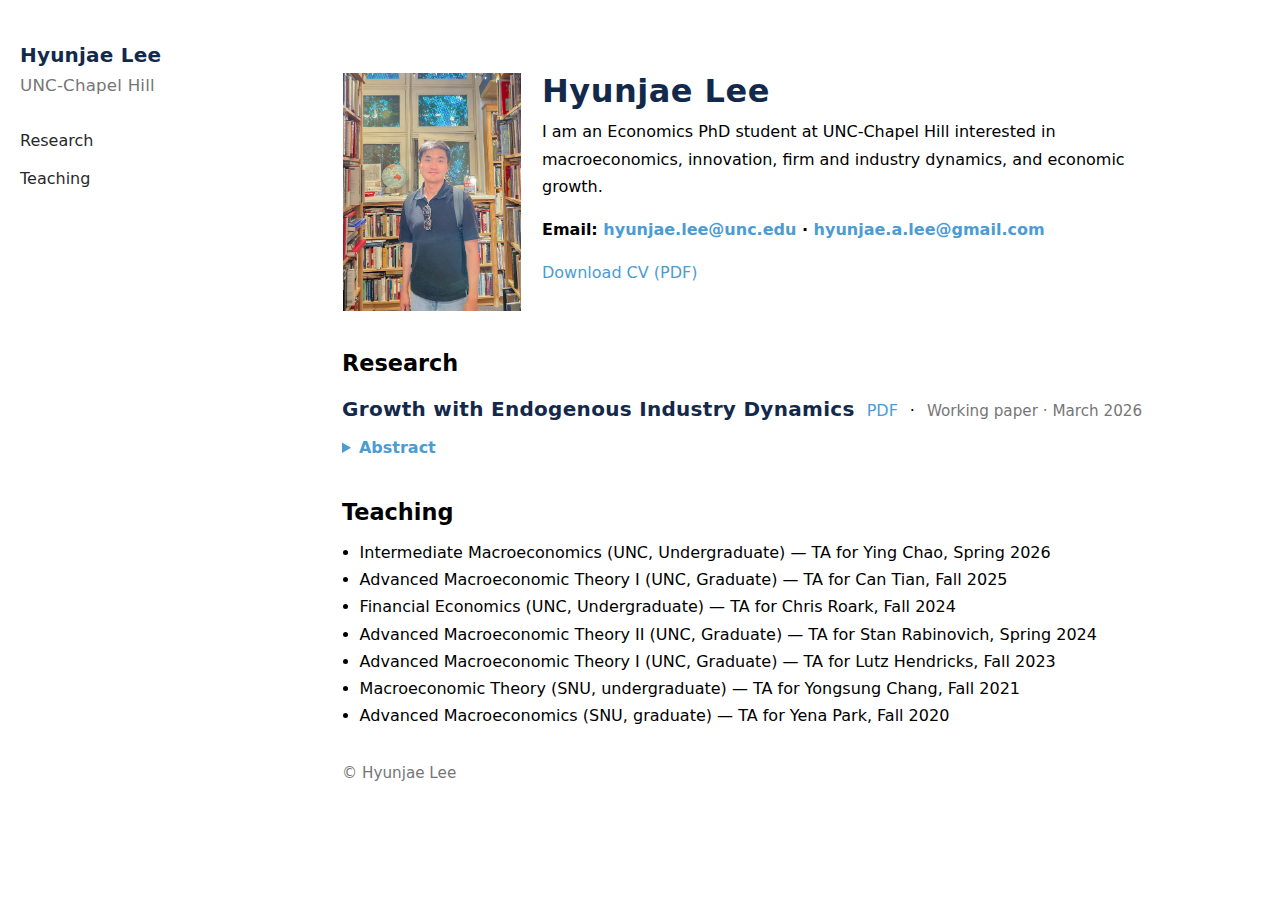
<file: index.html>
<!doctype html>
<html lang="en">
<head>
  <meta charset="utf-8" />
  <meta name="viewport" content="width=device-width, initial-scale=1" />
  <title>Hyunjae Lee</title>
  <meta name="description" content="Hyunjae Lee — Economics" />
  <link rel="icon" type="image/png" href="assets/favicon.png">
  <style>
    :root{
      --bg:#ffffff;
      --panel:#ffffff;
      --text:#000000;
      --muted:#767676;
      --link:#4B9CD3;
      --border:transparent;
      --shadow:none;
      --maxw:900px;
      --navw:240px;
    }
    *{box-sizing:border-box}
    html,body{height:100%}
    body{
      margin:0; background:var(--bg); color:var(--text);
      font-family: Inter, system-ui, -apple-system, Segoe UI, Roboto, Helvetica, Arial, sans-serif;
      line-height:1.7;
      display:flex;
    }
    .nav{
      position:fixed; inset:0 auto 0 0; width:var(--navw);
      border-right:1px solid var(--border); padding:2rem 1.25rem;
      display:flex; flex-direction:column; gap:1rem;
      background:#ffffff;
    }
    .brand{font-weight:800; font-size:1.25rem; letter-spacing:.2px}
    .brand small{display:block; color:var(--muted); font-weight:500}
    .nav a{color:var(--text); text-decoration:none; display:block; padding:.35rem 0; border-radius:.2rem; opacity:.85}
    .nav a:hover{opacity:1}
    .nav a.active{font-weight:700; text-decoration:underline}
    .wrap{margin-left:var(--navw); width:100%;}
    .container{max-width:var(--maxw); margin:0 auto; padding:2.5rem 2rem}
    h1{font-size:2.2rem; line-height:1.2; margin:0 0 .5rem 0}
    .lead{color:var(--muted); max-width:70ch}
    section{margin:2rem 0; background:transparent; border:none; border-radius:0; box-shadow:none}
    section > .section-body{padding:0}
    section h2{margin:0 0 .5rem 0; font-size:1.4rem}
    p{margin:.4rem 0 1rem 0}
    ul{margin:.5rem 0 1rem 0; padding-left:1.1rem}
    a.inline{color:var(--link); text-decoration:none}
    a.inline:hover{text-decoration:underline}
    .pub{margin:.6rem 0;}
    .pub .title {
      font-weight:600;
      font-size:1.25rem;
      letter-spacing:0.3px;
      color:#13294B;
    }
    .pub .meta{color:var(--muted); font-size:.95rem}
    .pub-header{display:flex; align-items:baseline; gap:.75rem; flex-wrap:wrap}
    .pub-header .meta{color:var(--muted); font-size:.95rem}
    details.abstract{margin:.5rem 0 1rem 0; padding:0}
    details.abstract summary{cursor:pointer; font-weight:600; color:var(--link)}
    details.abstract summary:hover{text-decoration:underline}
    @media (max-width: 860px){
      :root{ --navw:100%; }
      body{display:block}
      .nav{position:sticky; top:0; width:100%; border-right:none; border-bottom:1px solid var(--border); background:#fff}
      .wrap{margin-left:0}
      .nav .links{display:flex; gap:1rem; overflow:auto; padding-bottom:.25rem}
      .nav .social{order:3}
    }
    .about-photo{
      width:180px;
      aspect-ratio:3/4;
      object-fit:cover;
      border-radius:0;
      margin:0;
      border:1px solid var(--border);
    }
    .about{
      display:grid;
      grid-template-columns:180px 1fr;
      gap:1.25rem;
      align-items:start;
    }
    .about .bio p:first-child{margin-top:0}
    @media (max-width: 680px){
      .about{grid-template-columns:1fr}
    }
  </style>
</head>
<body>
  <aside class="nav">
    <div class="brand"><a href="/" style="color:#13294B; text-decoration:none; opacity:1">Hyunjae Lee<small>UNC‑Chapel Hill</small></a></div>
    <nav class="links">
      <a href="#research">Research</a>
      <a href="#teaching">Teaching</a>
    </nav>
  </aside>

  <div class="wrap">
    <div class="container">
      <section id="about">
        <div class="section-body">
          <div class="about">
            <img src="assets/profile.jpg" alt="Hyunjae Lee" class="about-photo">
            <div class="bio">
              <h1 style="margin-top:0; font-size:2rem; font-weight:800; color:#13294B; letter-spacing:.5px;">Hyunjae Lee</h1>
              <p>I am an Economics PhD student at UNC-Chapel Hill interested in macroeconomics, innovation, firm and industry dynamics, and economic growth.</p>
              <p style="font-weight:600">Email: <a class="inline" href="mailto:hyunjae.lee@unc.edu">hyunjae.lee@unc.edu</a> · <a class="inline" href="mailto:hyunjae.a.lee@gmail.com">hyunjae.a.lee@gmail.com</a></p>
              <p><a class="inline" href="cv.pdf">Download CV (PDF)</a></p>
            </div>
          </div>
        </div>
      </section>

      <section id="research">
        <div class="section-body">
          <h2>Research</h2>
          <div class="pub">
            <div class="pub-header">
              <div class="title">Growth with Endogenous Industry Dynamics</div>
                <a class="inline" href="papers/growth-with-endogenous-industry-dynamics.pdf">PDF</a> ·
              <span class="meta">Working paper ·
                <span class="date">March 2026</span>
              </span>
            </div>
            <details class="abstract">
              <summary>Abstract</summary>
              <p>This paper develops a Schumpeterian growth model in which the set of active industries is endogenous. A continuum of industries is created, evolves through a life cycle, and eventually exits. Upon arrival, potential entrants choose between joining an existing industry to compete for market share or paying a sunk cost to create a new industry and secure a temporary monopoly. This entry decision governs the rate at which new industries replace mature ones, and thereby determines the cross-sectional distribution of industries over life-cycle states and the long-run growth rate. Industries begin as monopolies, attract followers, and gradually mature as technology gaps widen and innovation incentives weaken. Individual industries therefore follow non-stationary life-cycle paths, while the economy exhibits a constant growth rate because the cross-sectional distribution is stationary. The resulting equilibrium yields an explicit decomposition of aggregate growth into variety creation, frontier innovation, and follower catch-up. Private entrants cannot fully appropriate the knowledge gains from creating new industries and discount future profits too heavily because creative destruction erodes incumbent market shares. These forces more than offset the resource cost of market creation, so the decentralized economy produces too little industry creation. Calibrating to U.S. data from 1982--2011, I find a U-shaped relationship between startup entry and growth, and that in equal-cost policy experiments subsidies to variety creation generate larger gains in growth and welfare than subsidies to incumbent R&D.</p>
            </details>
          </div>
        </div>
      </section>

      <section id="teaching">
        <div class="section-body">
          <h2>Teaching</h2>
          <ul>
            <li>Intermediate Macroeconomics (UNC, Undergraduate) — TA for Ying Chao, Spring 2026</li>
            <li>Advanced Macroeconomic Theory I (UNC, Graduate) — TA for Can Tian, Fall 2025</li>
            <li>Financial Economics (UNC, Undergraduate) — TA for Chris Roark, Fall 2024</li>
            <li>Advanced Macroeconomic Theory II (UNC, Graduate) — TA for Stan Rabinovich, Spring 2024</li>
            <li>Advanced Macroeconomic Theory I (UNC, Graduate) — TA for Lutz Hendricks, Fall 2023</li>
            <li>Macroeconomic Theory (SNU, undergraduate) — TA for Yongsung Chang, Fall 2021</li>
            <li>Advanced Macroeconomics (SNU, graduate) — TA for Yena Park, Fall 2020</li>
          </ul>
        </div>
      </section>

      <footer style="color:var(--muted); margin:2rem 0 1rem 0; font-size:.95rem">
        © <span id="year"></span> Hyunjae Lee
      </footer>
    </div>
  </div>

  <script>
  const links = Array.from(document.querySelectorAll('.nav a'));
  const sections = Array.from(document.querySelectorAll('section'));

  // Smooth-scroll and set active immediately on click
  links.forEach(a => {
    a.addEventListener('click', e => {
      if (a.hash) {
        e.preventDefault();
        const target = document.querySelector(a.hash);
        if (target) {
          target.scrollIntoView({ behavior: 'smooth', block: 'start' });
          history.replaceState(null, '', a.hash);
          // Immediately mark the clicked link active
          links.forEach(l => l.classList.toggle('active', l === a));
        }
      }
    });
  });

  // Scrollspy: highlight the section currently under a fixed offset
  function setActiveOnScroll() {
    const y = 120; // pixels from top to test (tweak if needed)
    let current = sections[0].id;
    for (const s of sections) {
      const r = s.getBoundingClientRect();
      if (r.top <= y && r.bottom >= y) { current = s.id; break; }
    }
    links.forEach(l => l.classList.toggle('active', l.getAttribute('href') === '#' + current));
  }

  // On load: jump to hash (if any) and set correct active link
  window.addEventListener('load', () => {
    if (location.hash && document.querySelector(location.hash)) {
      document.querySelector(location.hash).scrollIntoView();
    }
    setActiveOnScroll();
  });

  window.addEventListener('scroll', setActiveOnScroll, { passive: true });
  window.addEventListener('resize', setActiveOnScroll);
</script>
</body>
</html>
</file>
